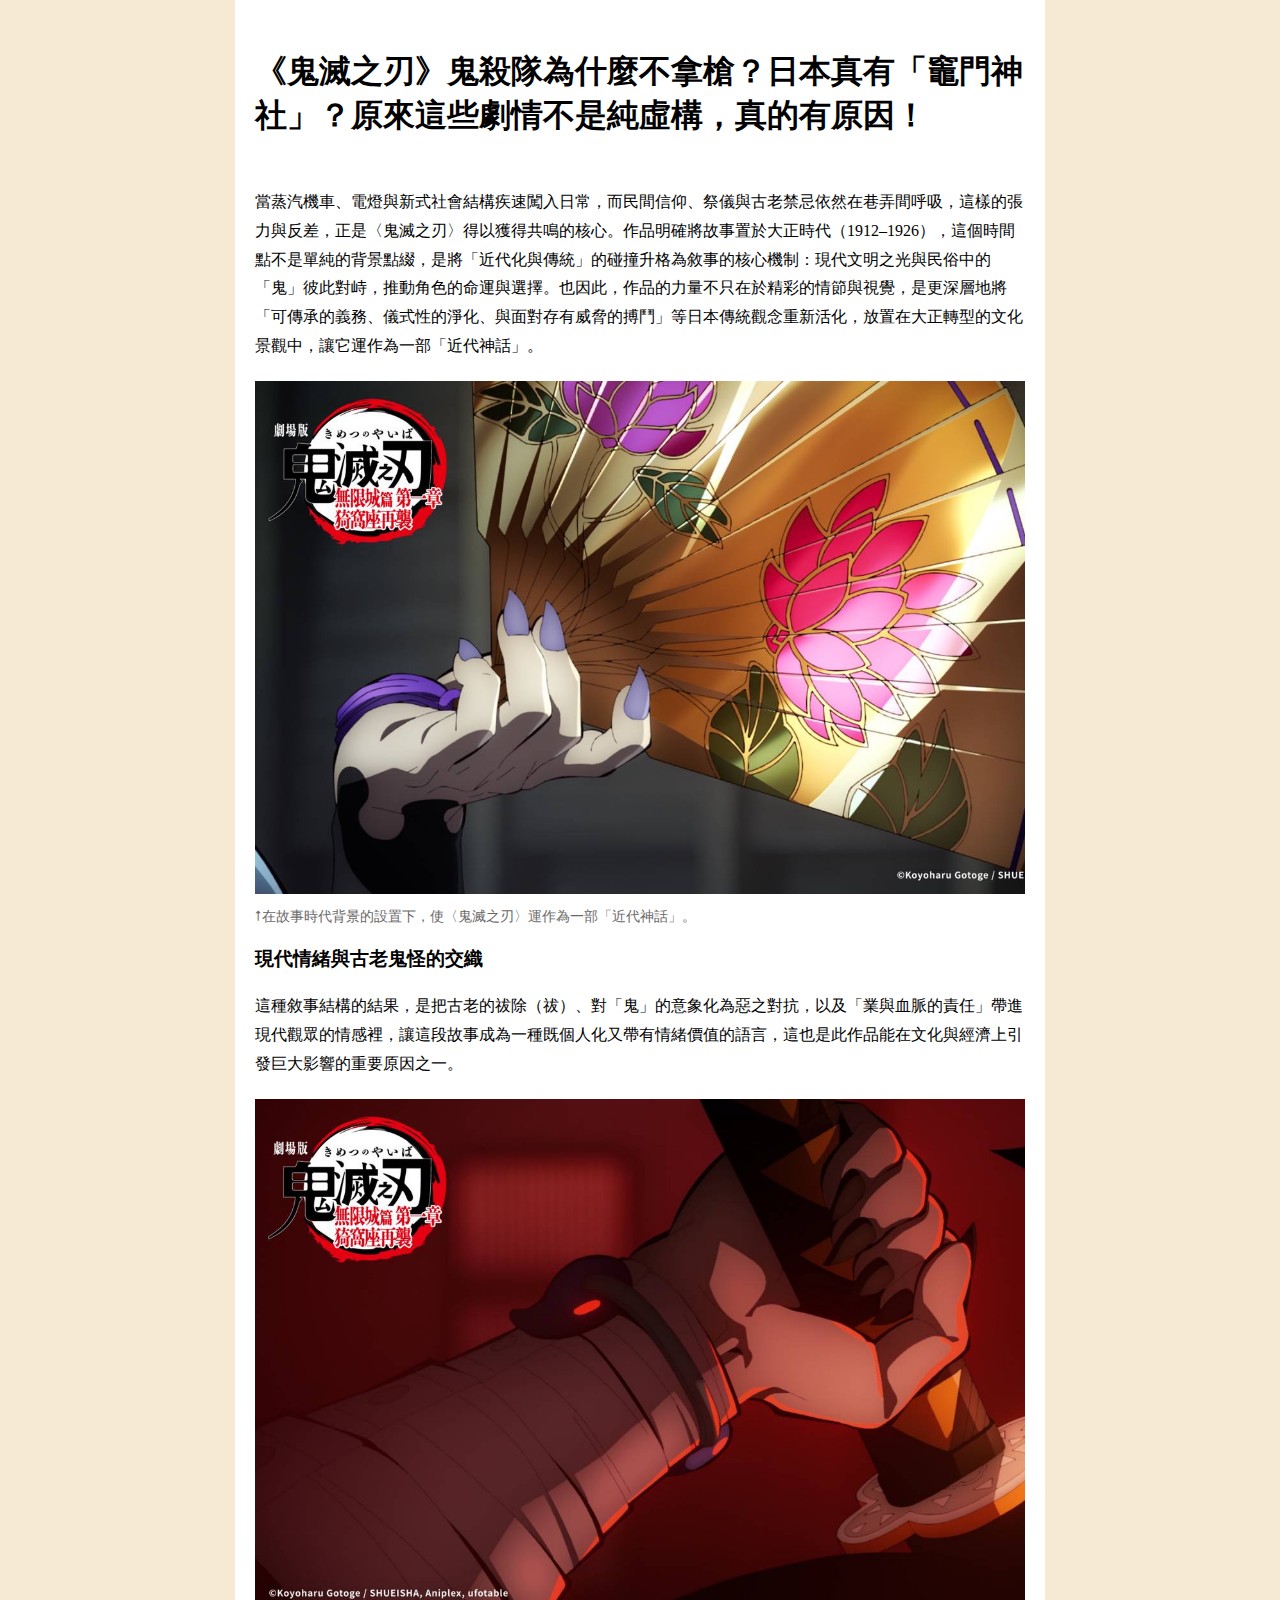
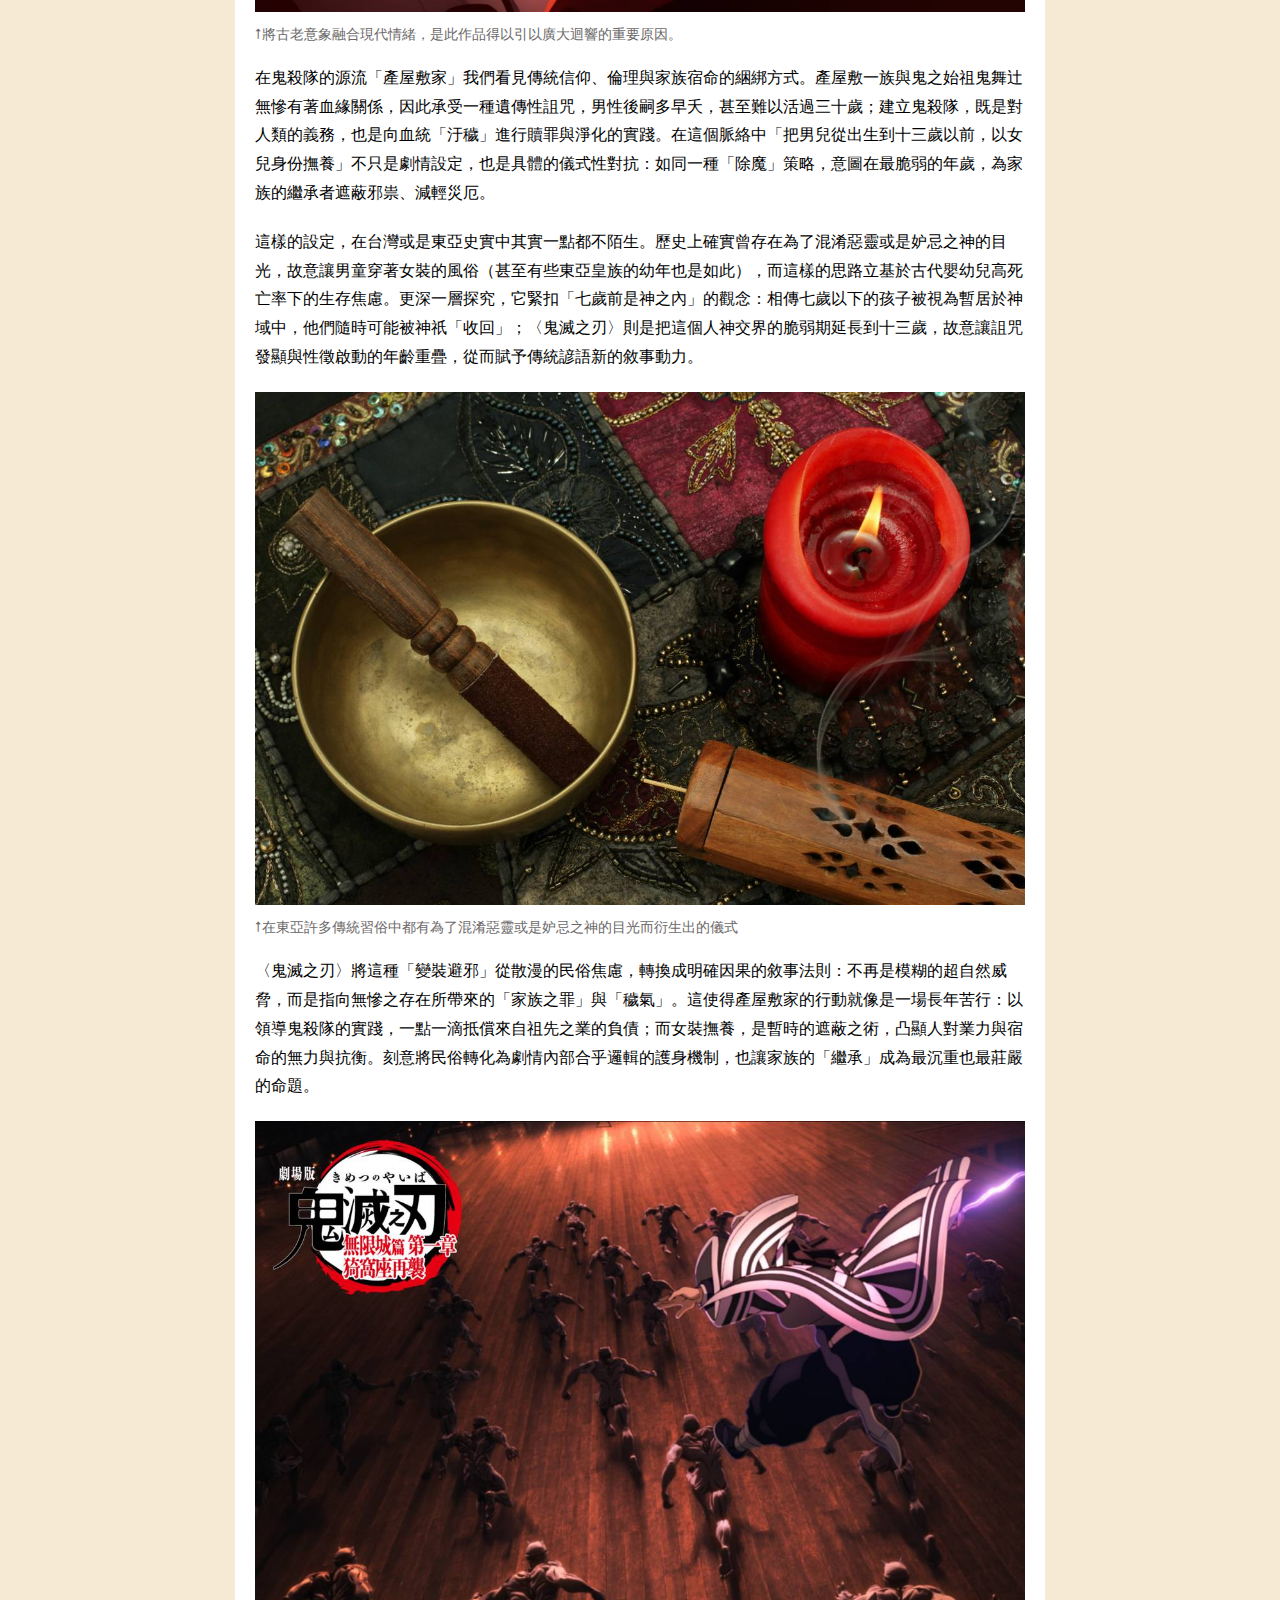
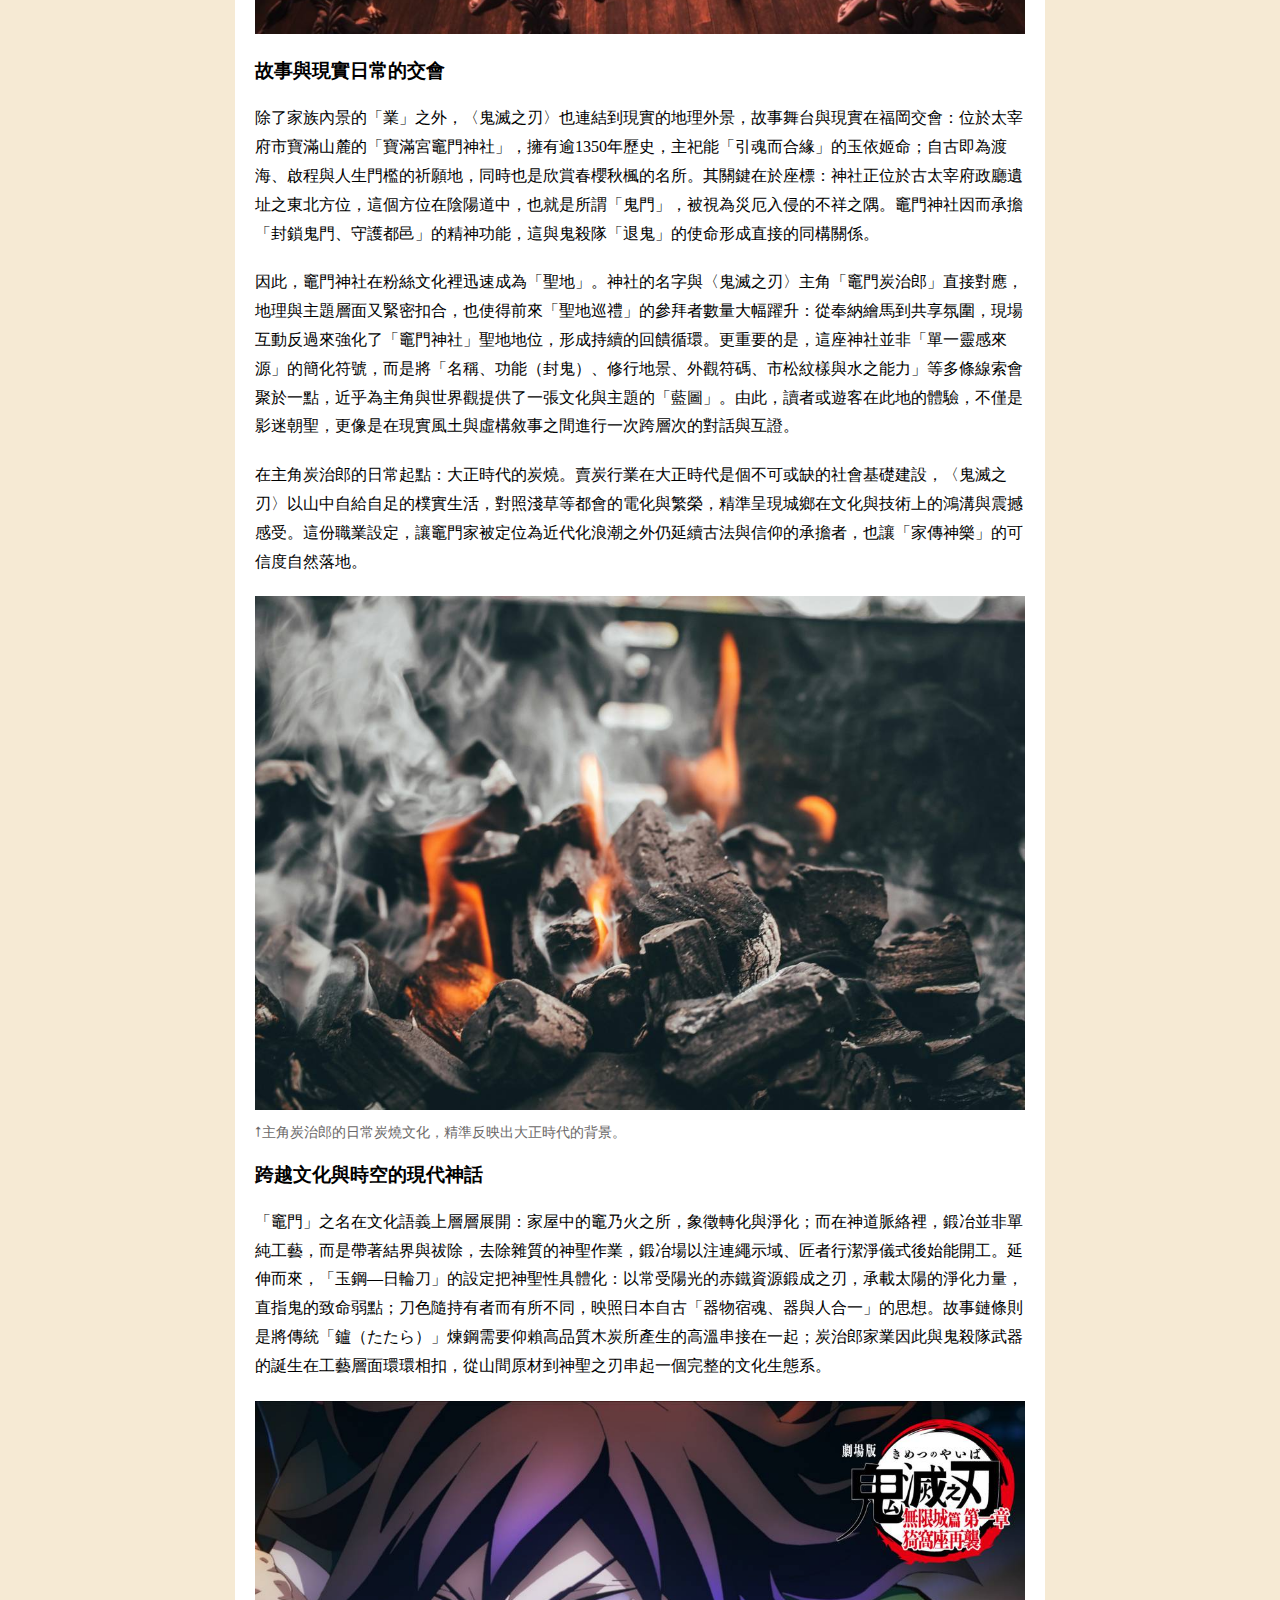
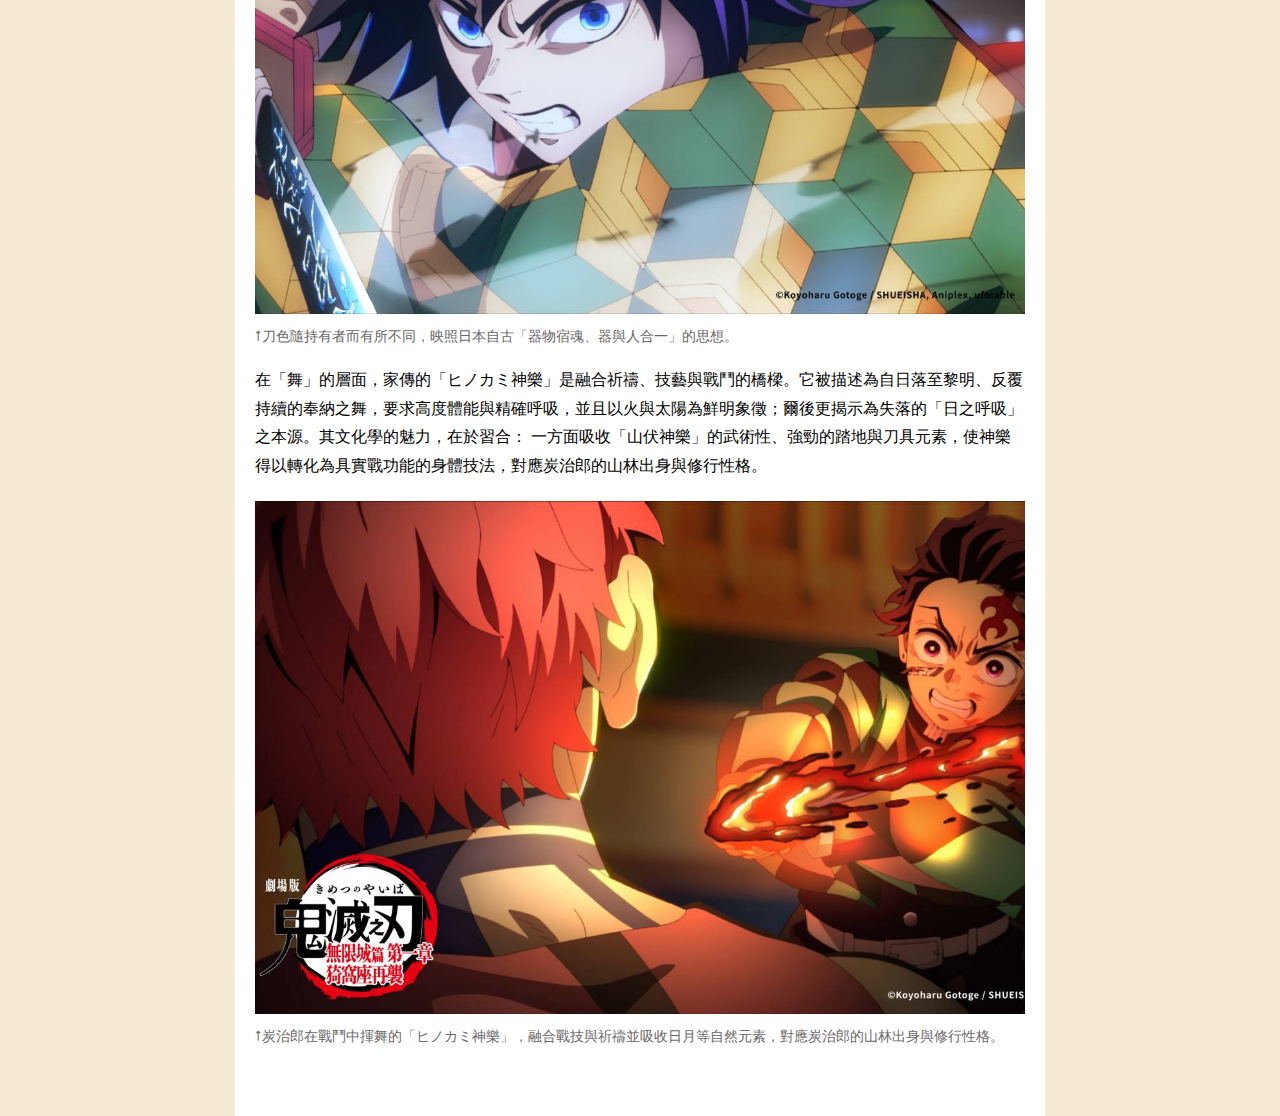
<file: index2.html>
<!DOCTYPE html>
<html lang="en">

<head>
    <meta charset="UTF-8">
    <meta name="viewport" content="width=device-width, initial-scale=1.0">
    <title>Document</title>
    <link rel="stylesheet" href="index2.css">
</head>

<body>
    <div class="wrap">
        <h1>《鬼滅之刃》鬼殺隊為什麼不拿槍？日本真有「竈門神社」？原來這些劇情不是純虛構，真的有原因！</h1>
        <p>當蒸汽機車、電燈與新式社會結構疾速闖入日常，而民間信仰、祭儀與古老禁忌依然在巷弄間呼吸，這樣的張力與反差，正是〈鬼滅之刃〉得以獲得共鳴的核心。作品明確將故事置於大正時代（1912–1926），這個時間點不是單純的背景點綴，是將「近代化與傳統」的碰撞升格為敘事的核心機制：現代文明之光與民俗中的「鬼」彼此對峙，推動角色的命運與選擇。也因此，作品的力量不只在於精彩的情節與視覺，是更深層地將「可傳承的義務、儀式性的淨化、與面對存有威脅的搏鬥」等日本傳統觀念重新活化，放置在大正轉型的文化景觀中，讓它運作為一部「近代神話」。
        </p>
        <figure>
            <img src="images/p01.jpg" alt="">
            <figcaption>⭡在故事時代背景的設置下，使〈鬼滅之刃〉運作為一部「近代神話」。</figcaption>
        </figure>
        <h3>現代情緒與古老鬼怪的交織</h3>
        <p>這種敘事結構的結果，是把古老的祓除（祓）、對「鬼」的意象化為惡之對抗，以及「業與血脈的責任」帶進現代觀眾的情感裡，讓這段故事成為一種既個人化又帶有情緒價值的語言，這也是此作品能在文化與經濟上引發巨大影響的重要原因之一。
        </p>
        <figure>
            <img src="images/p02.jpg" alt="">
            <figcaption>⭡將古老意象融合現代情緒，是此作品得以引以廣大迴響的重要原因。</figcaption>
            <p>在鬼殺隊的源流「產屋敷家」我們看見傳統信仰、倫理與家族宿命的綑綁方式。產屋敷一族與鬼之始祖鬼舞辻無慘有著血緣關係，因此承受一種遺傳性詛咒，男性後嗣多早夭，甚至難以活過三十歲；建立鬼殺隊，既是對人類的義務，也是向血統「汙穢」進行贖罪與淨化的實踐。在這個脈絡中「把男兒從出生到十三歲以前，以女兒身份撫養」不只是劇情設定，也是具體的儀式性對抗：如同一種「除魔」策略，意圖在最脆弱的年歲，為家族的繼承者遮蔽邪祟、減輕災厄。
            </p>
            <p>這樣的設定，在台灣或是東亞史實中其實一點都不陌生。歷史上確實曾存在為了混淆惡靈或是妒忌之神的目光，故意讓男童穿著女裝的風俗（甚至有些東亞皇族的幼年也是如此），而這樣的思路立基於古代嬰幼兒高死亡率下的生存焦慮。更深一層探究，它緊扣「七歲前是神之內」的觀念：相傳七歲以下的孩子被視為暫居於神域中，他們隨時可能被神祇「收回」；〈鬼滅之刃〉則是把這個人神交界的脆弱期延長到十三歲，故意讓詛咒發顯與性徵啟動的年齡重疊，從而賦予傳統諺語新的敘事動力。
            </p>
        </figure>
        <figure>
        <img src="images/p03.jpg" alt="">
        <figcaption>⭡在東亞許多傳統習俗中都有為了混淆惡靈或是妒忌之神的目光而衍生出的儀式</figcaption>
        </figure>
        <p>〈鬼滅之刃〉將這種「變裝避邪」從散漫的民俗焦慮，轉換成明確因果的敘事法則：不再是模糊的超自然威脅，而是指向無慘之存在所帶來的「家族之罪」與「穢氣」。這使得產屋敷家的行動就像是一場長年苦行：以領導鬼殺隊的實踐，一點一滴抵償來自祖先之業的負債；而女裝撫養，是暫時的遮蔽之術，凸顯人對業力與宿命的無力與抗衡。刻意將民俗轉化為劇情內部合乎邏輯的護身機制，也讓家族的「繼承」成為最沉重也最莊嚴的命題。
        </p>
        <figure>
            <img src="images/p04.jpg" alt="">
        </figure>
        <h3>故事與現實日常的交會</h3>
        <p>除了家族內景的「業」之外，〈鬼滅之刃〉也連結到現實的地理外景，故事舞台與現實在福岡交會：位於太宰府市寶滿山麓的「寶滿宮竈門神社」，擁有逾1350年歷史，主祀能「引魂而合緣」的玉依姬命；自古即為渡海、啟程與人生門檻的祈願地，同時也是欣賞春櫻秋楓的名所。其關鍵在於座標：神社正位於古太宰府政廳遺址之東北方位，這個方位在陰陽道中，也就是所謂「鬼門」，被視為災厄入侵的不祥之隅。竈門神社因而承擔「封鎖鬼門、守護都邑」的精神功能，這與鬼殺隊「退鬼」的使命形成直接的同構關係。
        </p>
        <p>因此，竈門神社在粉絲文化裡迅速成為「聖地」。神社的名字與〈鬼滅之刃〉主角「竈門炭治郎」直接對應，地理與主題層面又緊密扣合，也使得前來「聖地巡禮」的參拜者數量大幅躍升：從奉納繪馬到共享氛圍，現場互動反過來強化了「竈門神社」聖地地位，形成持續的回饋循環。更重要的是，這座神社並非「單一靈感來源」的簡化符號，而是將「名稱、功能（封鬼）、修行地景、外觀符碼、市松紋樣與水之能力」等多條線索會聚於一點，近乎為主角與世界觀提供了一張文化與主題的「藍圖」。由此，讀者或遊客在此地的體驗，不僅是影迷朝聖，更像是在現實風土與虛構敘事之間進行一次跨層次的對話與互證。
        </p>
        <p>在主角炭治郎的日常起點：大正時代的炭燒。賣炭行業在大正時代是個不可或缺的社會基礎建設，〈鬼滅之刃〉以山中自給自足的樸實生活，對照淺草等都會的電化與繁榮，精準呈現城鄉在文化與技術上的鴻溝與震撼感受。這份職業設定，讓竈門家被定位為近代化浪潮之外仍延續古法與信仰的承擔者，也讓「家傳神樂」的可信度自然落地。
        </p>
        <figure>
            <img src="images/p05.jpg" alt="">
            <figcaption>⭡主角炭治郎的日常炭燒文化，精準反映出大正時代的背景。</figcaption>
        </figure>
        <h3>跨越文化與時空的現代神話</h3>
        <p>「竈門」之名在文化語義上層層展開：家屋中的竈乃火之所，象徵轉化與淨化；而在神道脈絡裡，鍛冶並非單純工藝，而是帶著結界與祓除，去除雜質的神聖作業，鍛冶場以注連繩示域、匠者行潔淨儀式後始能開工。延伸而來，「玉鋼—日輪刀」的設定把神聖性具體化：以常受陽光的赤鐵資源鍛成之刃，承載太陽的淨化力量，直指鬼的致命弱點；刀色隨持有者而有所不同，映照日本自古「器物宿魂、器與人合一」的思想。故事鏈條則是將傳統「鑪（たたら）」煉鋼需要仰賴高品質木炭所產生的高溫串接在一起；炭治郎家業因此與鬼殺隊武器的誕生在工藝層面環環相扣，從山間原材到神聖之刃串起一個完整的文化生態系。
        </p>
        <figure>
            <img src="images/p07.jpg" alt="">
            <figcaption>⭡刀色隨持有者而有所不同，映照日本自古「器物宿魂、器與人合一」的思想。</figcaption>
        </figure>
        <p>在「舞」的層面，家傳的「ヒノカミ神樂」是融合祈禱、技藝與戰鬥的橋樑。它被描述為自日落至黎明、反覆持續的奉納之舞，要求高度體能與精確呼吸，並且以火與太陽為鮮明象徵；爾後更揭示為失落的「日之呼吸」之本源。其文化學的魅力，在於習合：
            一方面吸收「山伏神樂」的武術性、強勁的踏地與刀具元素，使神樂得以轉化為具實戰功能的身體技法，對應炭治郎的山林出身與修行性格。</p>
        <figure>
            <img src="images/p08.jpg" alt="">
            <figcaption>⭡炭治郎在戰鬥中揮舞的「ヒノカミ神樂」，融合戰技與祈禱並吸收日月等自然元素，對應炭治郎的山林出身與修行性格。</figcaption>
        </figure>
    </div>
</body>

</html>
</file>
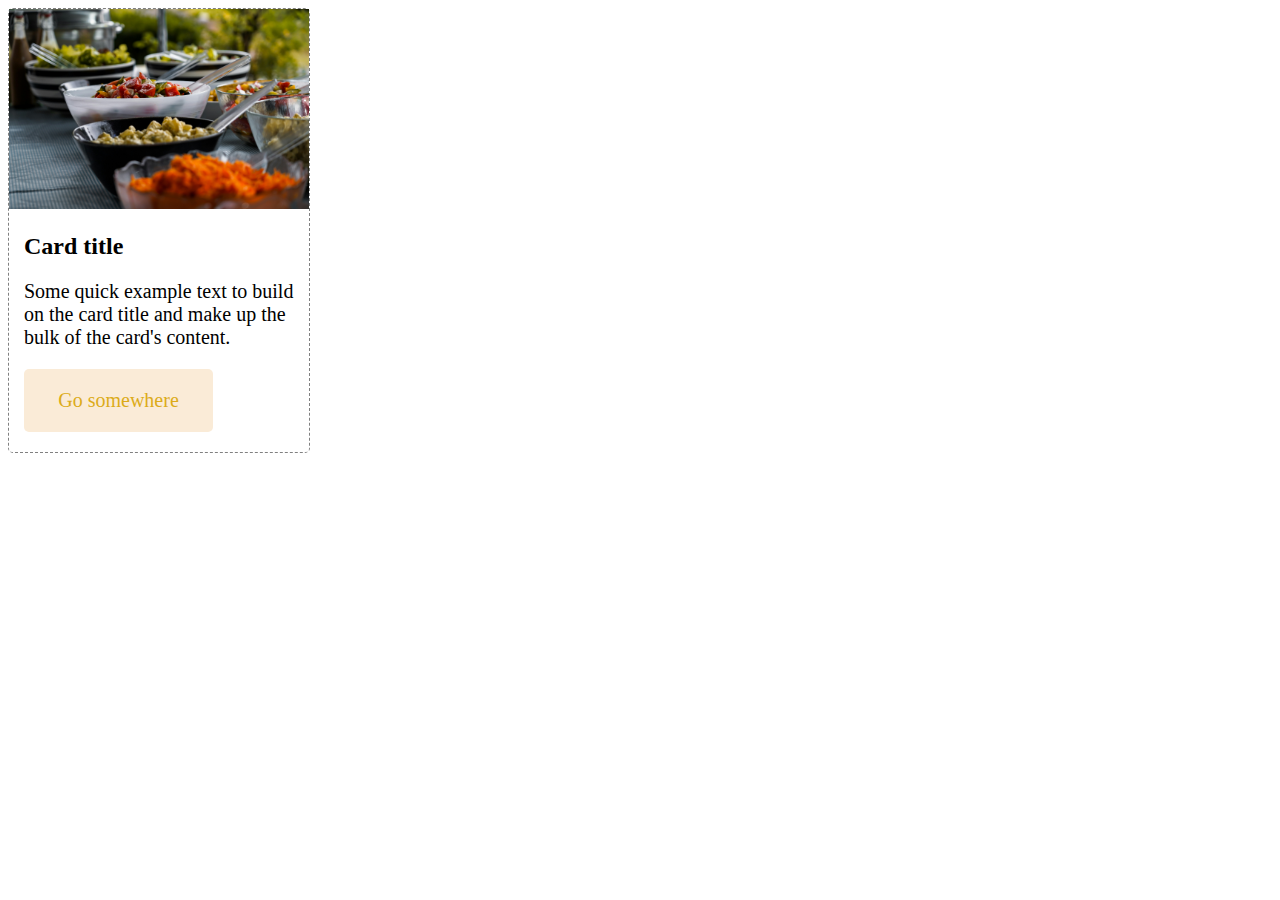
<file: test.html>
<!DOCTYPE html>
<html lang="en">
<head>
    <meta charset="UTF-8">
    <meta name="viewport" content="width=device-width, initial-scale=1.0">
    <title>Document</title>
    <style>
        .card{
            border:1px dashed gray;
            width: 300px;
            border-radius: 5px;
        }
        .card img{
            width: 100%;
        }
        .card-title{
            font-size: 24px;
            margin: 0;
        }
        .card-text{
            font-size: 20px;
        }
        .card-body{
            padding-top: 20px;
            padding-left: 5%;
            padding-right: 5%;
            padding-bottom: 20px;
            width: 90%;
        }

        .card-body a{
            background-color: antiquewhite;
            color: rgb(220, 171, 26);
            width: 50%;
            display: block;
            text-align: center;
            border-radius: 5px;
            text-decoration: none;
            /* line-height: 32px; */
            padding-top: 20px;
            padding-bottom: 20px;
            padding-left: 10%;
            padding-right: 10%;
            font-size: 20px;
        }
        
    
    </style>
</head>
<body>
    <div class="card">
        <img src="/image/p1.jpg" class="card-img-top" alt="...">
        <div class="card-body">
            <h5 class="card-title">Card title</h5>
            <p class="card-text">Some quick example text to build on the card title and make up the bulk of the card's
                content.</p>
            <a href="#" class="btn btn-primary">Go somewhere</a>
</body>
</html>
</file>
<file: index2.css>
* {
    margin: 0;
}

body {
    background: rgb(246, 234, 212);
}

.wrap {
    background-color: #fff;
    width: 770px;
    margin: 0 auto;
    padding: 50px 20px;
    font-size: 16px;

}

figure {
    width: 100%;
    margin: 20px auto;

}

figure img {
    width: 100%;
}

figcaption {
    color: #6b6868;
    font-size: 14px;
    margin-top: 10px;
    /* 只設定圖片描述跟圖片的留白 */
}

h1 {
    margin-bottom: 50px;
}

h3 {
    margin-bottom: 20px;
}

p {
    margin: 20px 0px;
    line-height: 1.8;
    /* 行跟行之間的距離= 1.8 行 */
}
</file>
